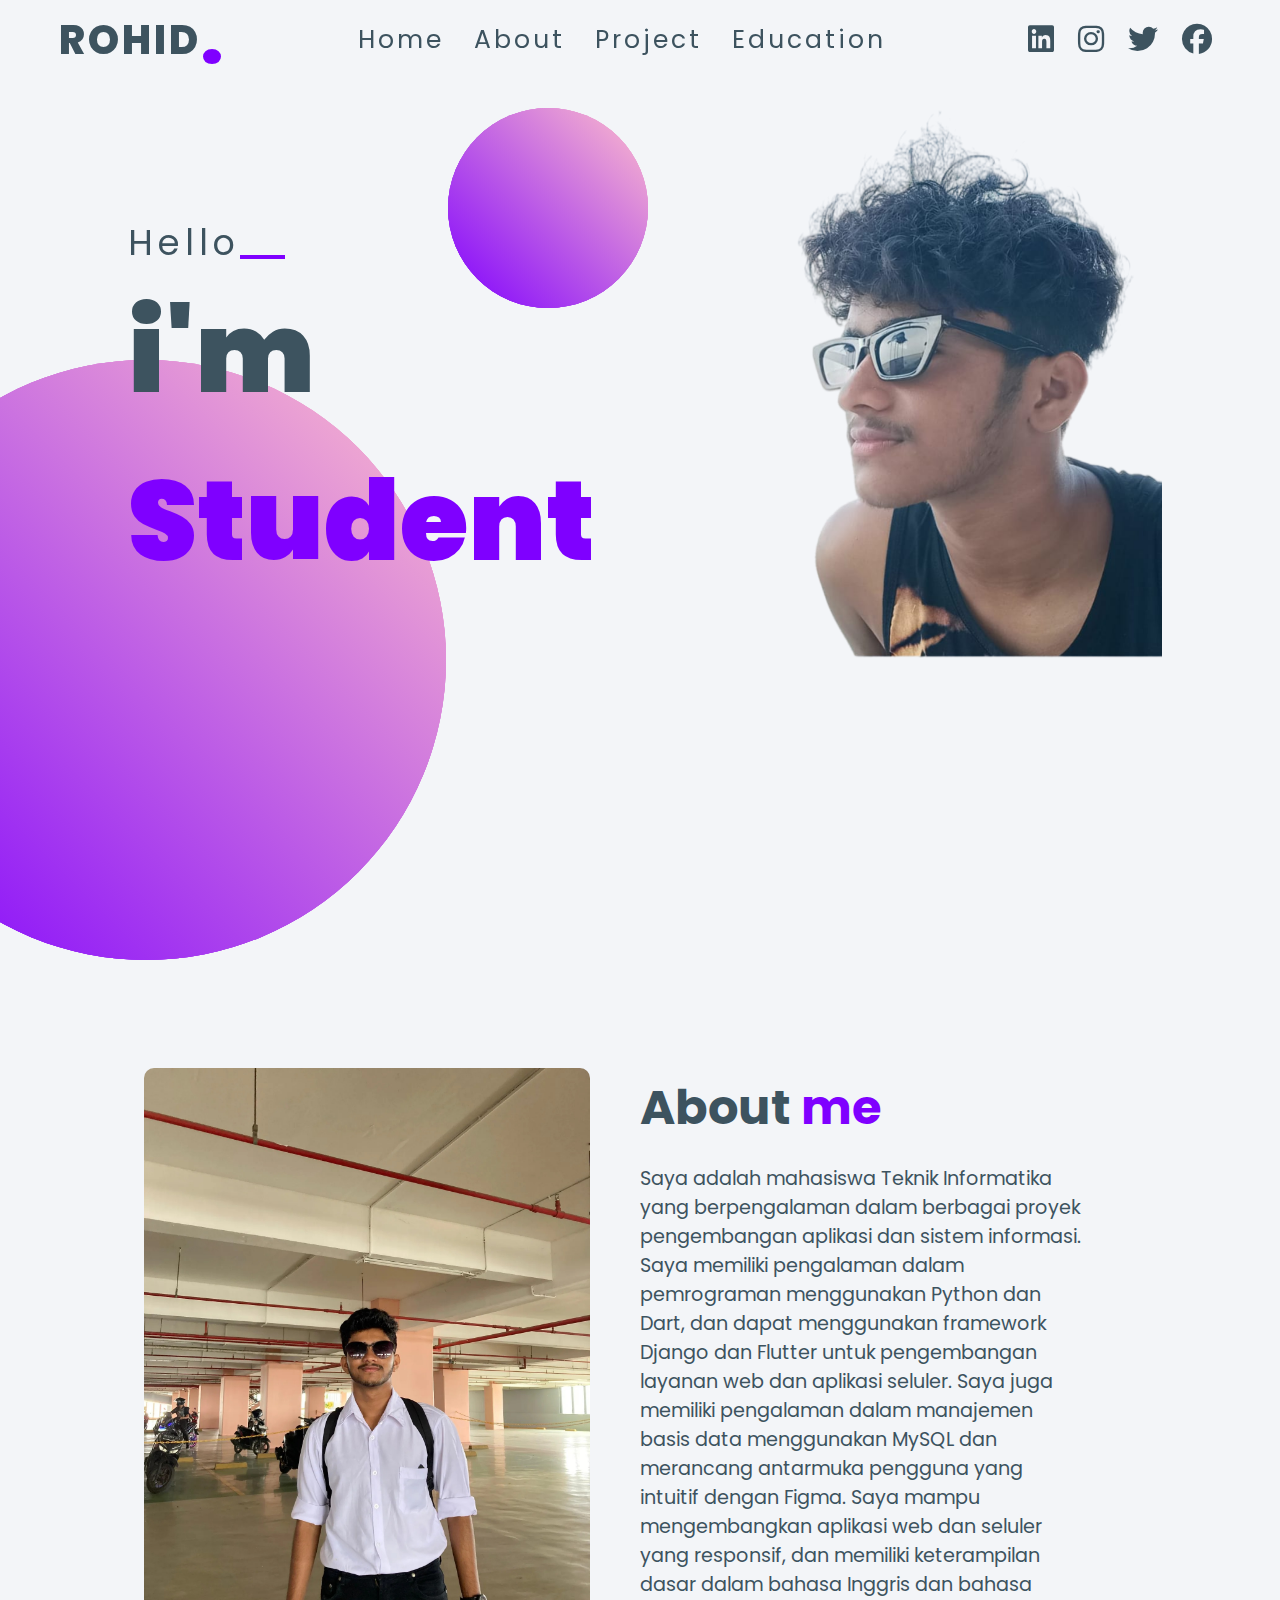
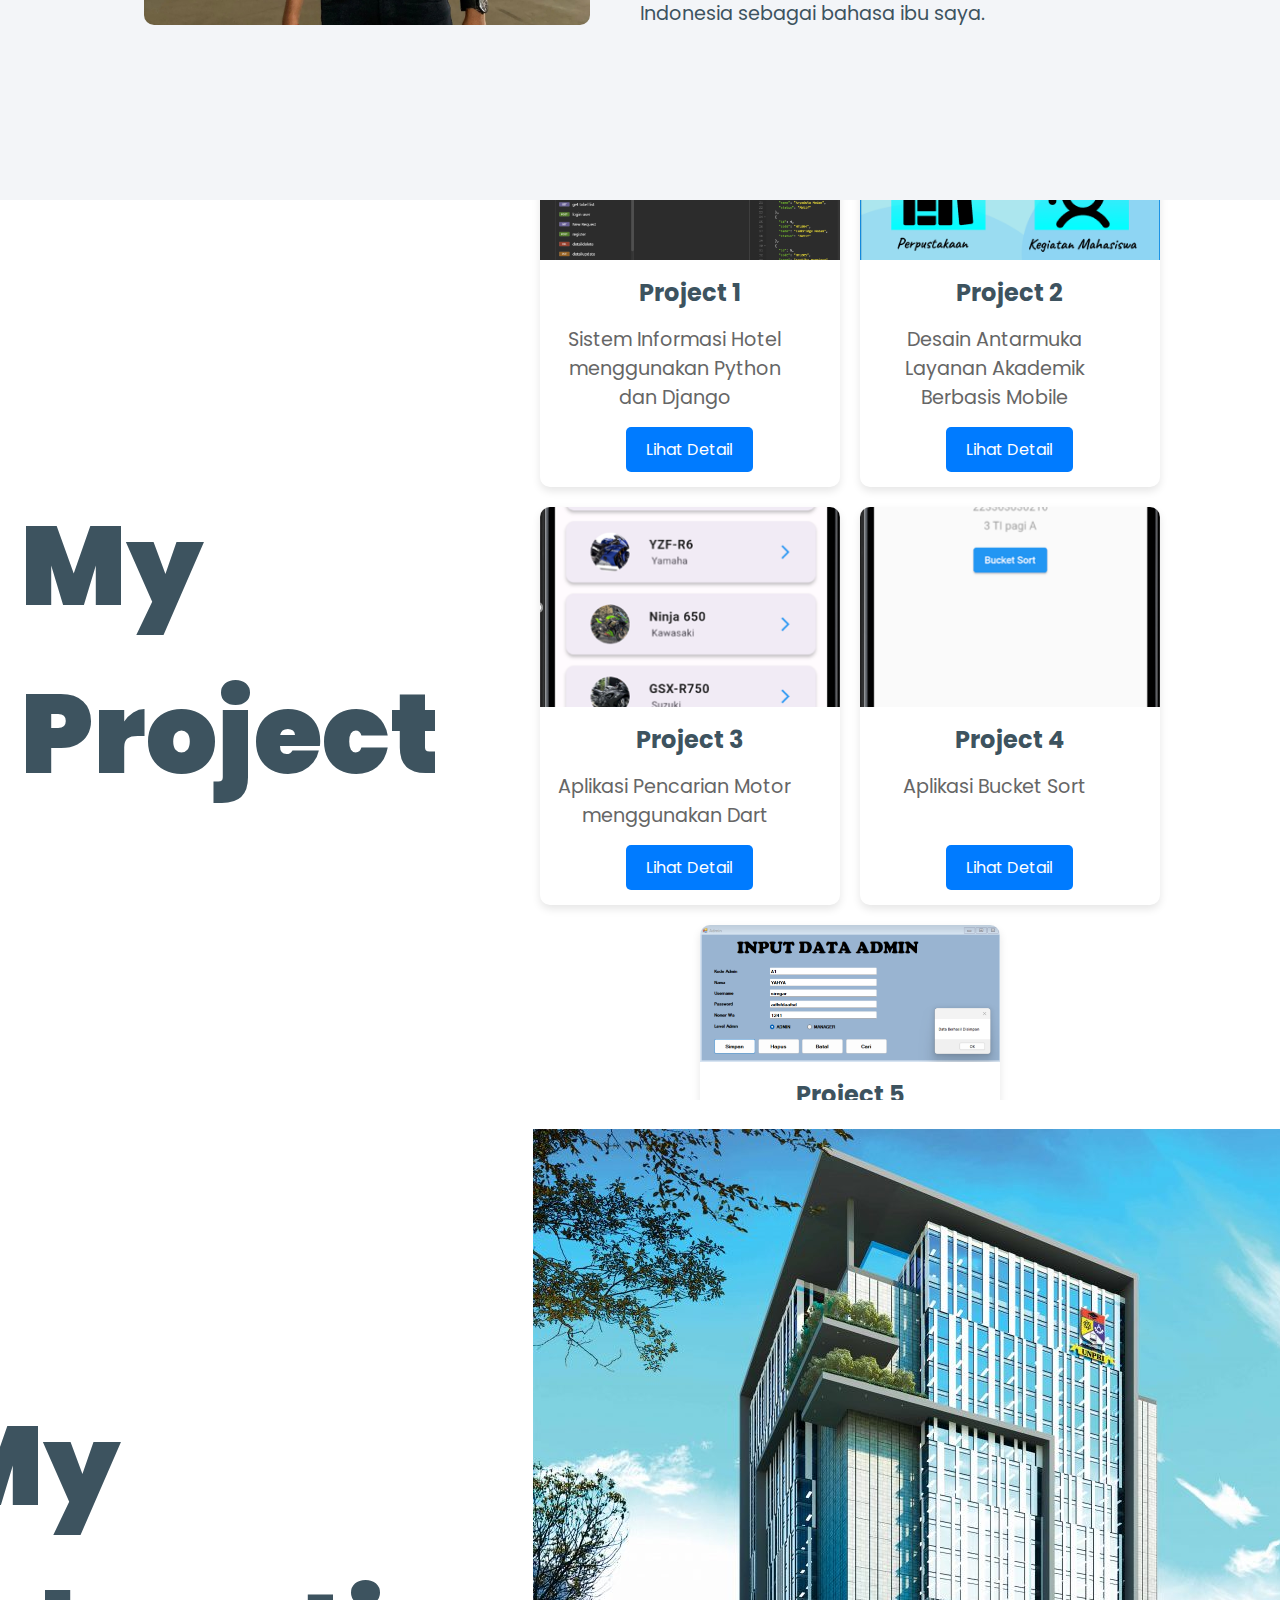
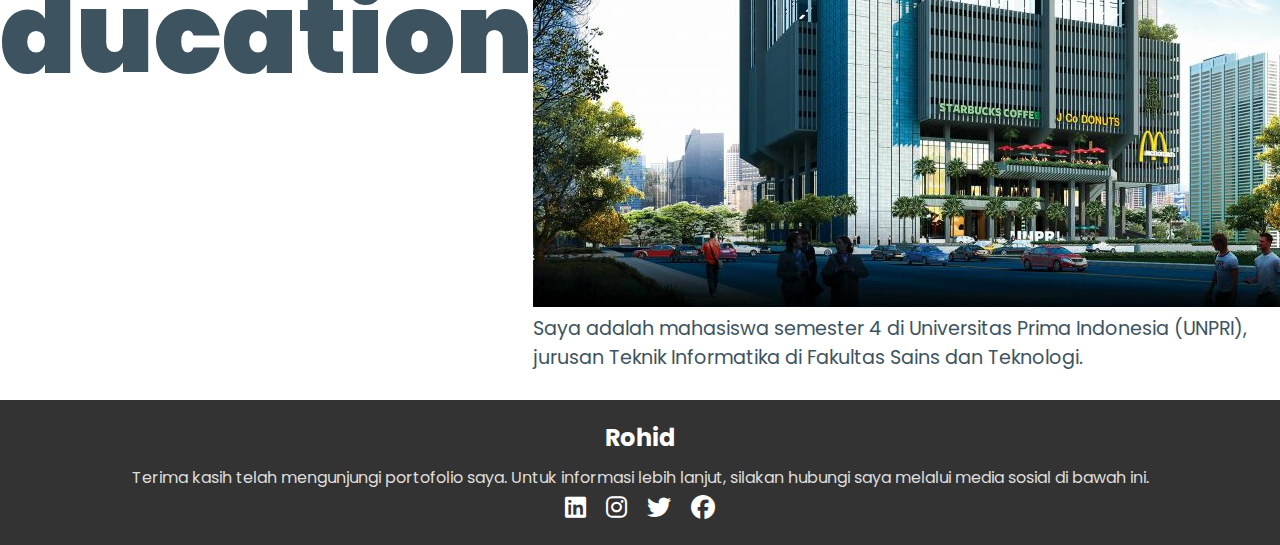
<file: index.html>
<!DOCTYPE html>
<html lang="id">
<head>
  <meta charset="UTF-8">
  <meta name="viewport" content="width=device-width, initial-scale=1.0">
  <link rel="stylesheet" href="https://cdnjs.cloudflare.com/ajax/libs/font-awesome/6.5.2/css/all.min.css">
  <link rel="stylesheet" href="style.css">
  <title>Website Portofolio Pribadi</title>
</head>
<body>
  <div class="container">
    <nav>
      <div class="logo">Rohid<b>.</b></div>
      <ul class="navItems">
        <li><a href="#home">home</a></li>
        <li><a href="#about">about</a></li>
        <li><a href="#project">project</a></li>
        <li><a href="#education">education</a></li>
      </ul>
      <div class="Links">
        <a href="https://www.linkedin.com/in/rohit-pahti-a866a5312/" target="_blank"><i class="fab fa-linkedin"></i></a>
        <a href="https://www.instagram.com/rohit_pahti07/" target="_blank"><i class="fab fa-instagram"></i></a>
        <a href="https://x.com/RPahti63775" target="_blank"><i class="fab fa-twitter"></i></a>
        <a href="https://www.facebook.com/rohit.pahti?locale=id_ID" target="_blank"><i class="fab fa-facebook"></i></a>
      </div>
    </nav>

    <div id="home" class="wrapper">
      <div class="cols cols0">
        <span class="topline">Hello</span>
        <h1>i'm <span class="multitext">Student</span></h1>
      </div>
      <div class="cols cols1">
        <div class="imgbox">
          <img src="assets/img.png" alt="Profile Image">
        </div>
      </div>
    </div>
  </div>

  <div id="about" class="wrapper section">
    <div class="about-content">
      <div class="about-img">
        <img src="assets/about-img.jpg" alt="About Image">
      </div>
      <div class="about-text">
        <h2>About <span class="aboutaja">me</span></h2>
        <p>Saya adalah mahasiswa Teknik Informatika yang berpengalaman dalam berbagai proyek pengembangan aplikasi dan sistem informasi. Saya memiliki pengalaman dalam pemrograman menggunakan Python dan Dart, dan dapat menggunakan framework Django dan Flutter untuk pengembangan layanan web dan aplikasi seluler. Saya juga memiliki pengalaman dalam manajemen basis data menggunakan MySQL dan merancang antarmuka pengguna yang intuitif dengan Figma. Saya mampu mengembangkan aplikasi web dan seluler yang responsif, dan memiliki keterampilan dasar dalam bahasa Inggris dan bahasa Indonesia sebagai bahasa ibu saya.</p>
      </div>
    </div>
  </div>

  <div id="project" class="wrapper section">
    <h1>My Project</h1>
    <div class="projects">
      <div class="project-item">
        <img src="assets/project1.png" alt="Project 1">
        <h2>Project 1</h2>
        <p>Sistem Informasi Hotel menggunakan Python dan Django</p>
        <a href="project1.html" class="btn">Lihat Detail</a>
      </div>
      <div class="project-item">
        <img src="assets/project2.png" alt="Proyek 2">
        <h2>Project 2</h2>
        <p>Desain Antarmuka Layanan Akademik Berbasis Mobile</p>
        <a href="project2.html" class="btn">Lihat Detail</a>
      </div>
      <div class="project-item">
        <img src="assets/project3.png" alt="Proyek 3">
        <h2>Project 3</h2>
        <p>Aplikasi Pencarian Motor menggunakan Dart</p>
        <a href="project3.html" class="btn">Lihat Detail</a>
      </div>
      <div class="project-item">
        <img src="assets/project4.png" alt="Proyek 4">
        <h2>Project 4</h2>
        <p>Aplikasi Bucket Sort</p>
        <a href="project4.html" class="btn">Lihat Detail</a>
      </div>
      <div class="project-item">
        <img src="assets/project5.png" alt="Proyek 5">
        <h2>Project 5</h2>
        <p>Pengembangan Sistem Point Of Sales Toko Roti</p>
        <a href="project5.html" class="btn">Lihat Detail</a>
      </div>
      <!-- Tambahkan lebih banyak proyek sesuai kebutuhan -->
    </div>
  </div>

  <div id="education" class="wrapper section">
    <h1>My Education</h1>
    <div class="education-content">
      <div class="education-img">
        <img src="education/unpri.jpg" alt="Education Image">
      </div>
      <div class="education-text">
        <p>Saya adalah mahasiswa semester 4 di Universitas Prima Indonesia (UNPRI), jurusan Teknik Informatika di Fakultas Sains dan Teknologi.
        </p>
      </div>
    </div>
  </div>

  <footer class="footer">
    <div class="footer-container">
      <div class="footer-content">
        <h3>Rohid</h3>
        <p>Terima kasih telah mengunjungi portofolio saya. Untuk informasi lebih lanjut, silakan hubungi saya melalui media sosial di bawah ini.</p>
        <div class="footer-links">
          <a href="https://www.linkedin.com/in/rohit-pahti-a866a5312/" target="_blank"><i class="fab fa-linkedin"></i></a>
          <a href="https://www.instagram.com/rohit_pahti07/" target="_blank"><i class="fab fa-instagram"></i></a>
          <a href="https://x.com/RPahti63775" target="_blank"><i class="fab fa-twitter"></i></a>
          <a href="https://www.facebook.com/rohit.pahti?locale=id_ID" target="_blank"><i class="fab fa-facebook"></i></a>
        </div>
      </div>
    </div>
  </footer>
  
  <script>
    window.addEventListener('scroll', function() {
      const nav = document.querySelector('nav');
      if (window.scrollY > 0) {
        nav.classList.add('scrolled');
      } else {
        nav.classList.remove('scrolled');
      }
    });
  </script>
</body>
</html>
</file>
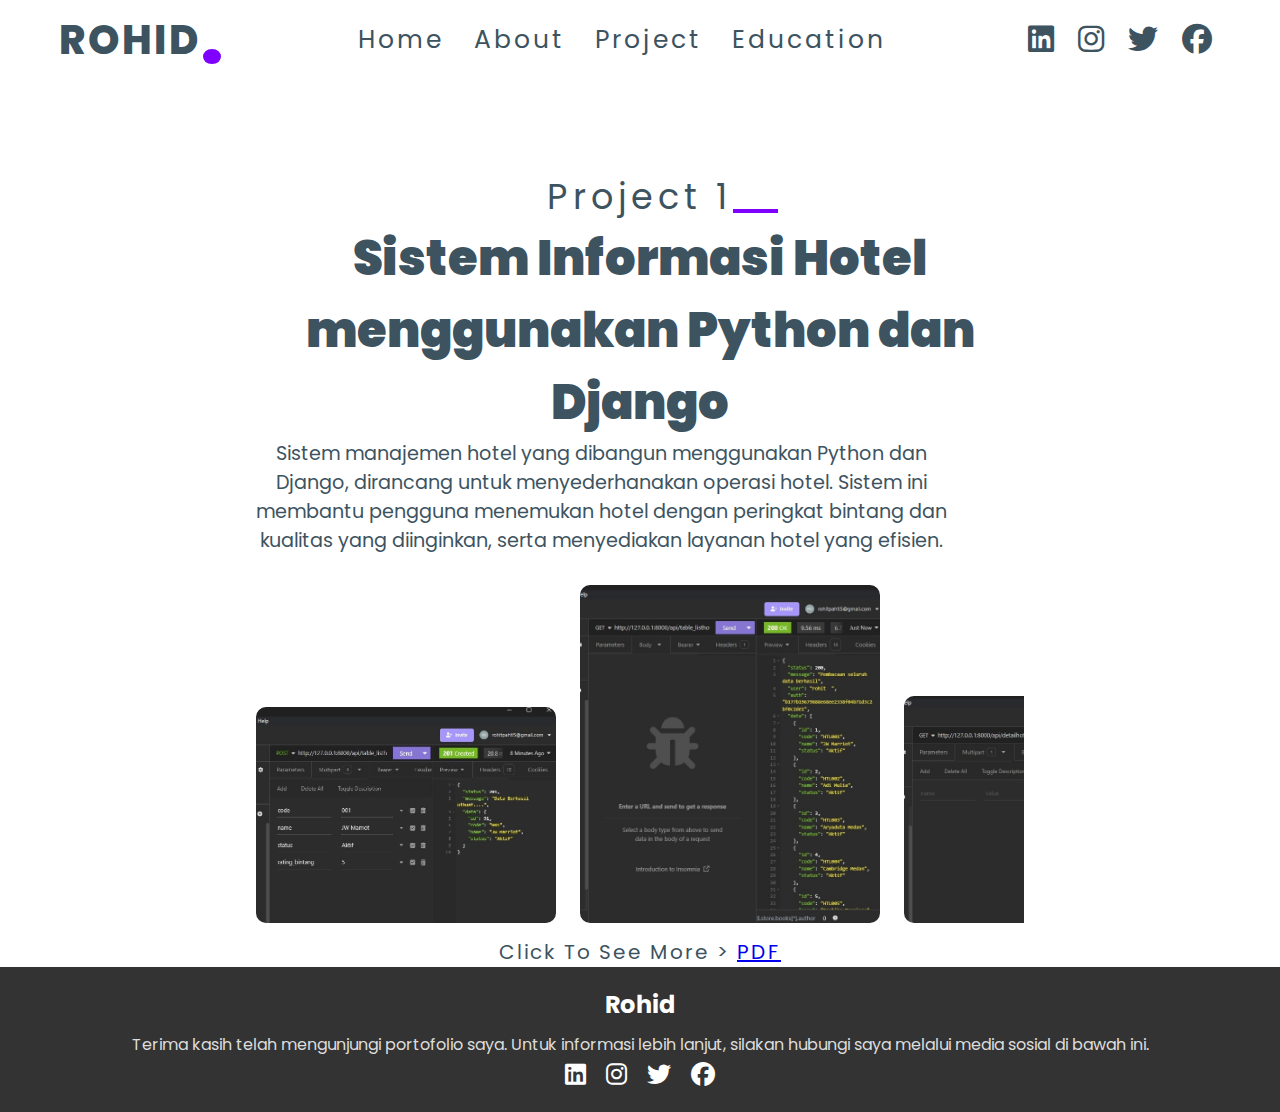
<file: project1.html>
<!DOCTYPE html>
<html lang="en">
<head>
  <meta charset="UTF-8">
  <meta name="viewport" content="width=device-width, initial-scale=1.0">
  <link rel="stylesheet" href="https://cdnjs.cloudflare.com/ajax/libs/font-awesome/6.5.2/css/all.min.css">
  <link rel="stylesheet" href="project.css">
  <title>Project Detail 1</title>
</head>
<body>
  <div class="container">
    <nav>
      <div class="logo">Rohid<b>.</b></div>
      <ul class="navItems">
        <li><a href="index.html#home">Home</a></li>
        <li><a href="index.html#about">About</a></li>
        <li><a href="index.html#project">Project</a></li>
        <li><a href="index.html#education">Education</a></li>
      </ul>
      <div class="Links">
        <a href="https://www.linkedin.com/in/rohit-pahti-a866a5312/" target="_blank"><i class="fab fa-linkedin"></i></a>
        <a href="https://www.instagram.com/rohit_pahti07/" target="_blank"><i class="fab fa-instagram"></i></a>
        <a href="https://x.com/RPahti63775" target="_blank"><i class="fab fa-twitter"></i></a>
        <a href="https://www.facebook.com/rohit.pahti?locale=id_ID" target="_blank"><i class="fab fa-facebook"></i></a>
      </div>
    </nav>
  </div>
    <div class="wrapper">
      <div class="cols0">
        <span class="topline">Project 1</span>
        <h1>Sistem Informasi Hotel menggunakan Python dan Django</h1>
        <p>Sistem manajemen hotel yang dibangun menggunakan Python dan Django, dirancang untuk menyederhanakan operasi hotel.
           Sistem ini membantu pengguna menemukan hotel dengan peringkat bintang dan kualitas yang diinginkan, serta menyediakan layanan hotel yang efisien.</p>
        <div class="project-details">
          <img src="assets/pg1.jpg" alt="Project 1 Image">
          <img src="assets/pg2.jpg" alt="Project 2 Image">
          <img src="assets/pg3.jpg" alt="Project 3 Image">
          <img src="assets/pg4.jpg" alt="Project 4 Image">
          <img src="assets/pg5.jpg" alt="Project 5 Image">
          <img src="assets/pg6.jpg" alt="Project 6 Image">
        </div>
        <p class="pdf">Click To See More > <a href="project/Projectppmp.pdf" target="_blank"><span>PDF</span></a></p>
      </div>
    </div>
  </div>
</div>

<footer class="footer">
  <div class="footer-container">
    <div class="footer-content">
      <h3>Rohid</h3>
      <p>Terima kasih telah mengunjungi portofolio saya. Untuk informasi lebih lanjut, silakan hubungi saya melalui media sosial di bawah ini.</p>
      <div class="footer-links">
        <a href="https://www.linkedin.com/in/rohit-pahti-a866a5312/" target="_blank"><i class="fab fa-linkedin"></i></a>
        <a href="https://www.instagram.com/rohit_pahti07/" target="_blank"><i class="fab fa-instagram"></i></a>
        <a href="https://x.com/RPahti63775" target="_blank"><i class="fab fa-twitter"></i></a>
        <a href="https://www.facebook.com/rohit.pahti?locale=id_ID" target="_blank"><i class="fab fa-facebook"></i></a>
      </div>
    </div>
  </div>
</footer>
</body>
</html>
</file>
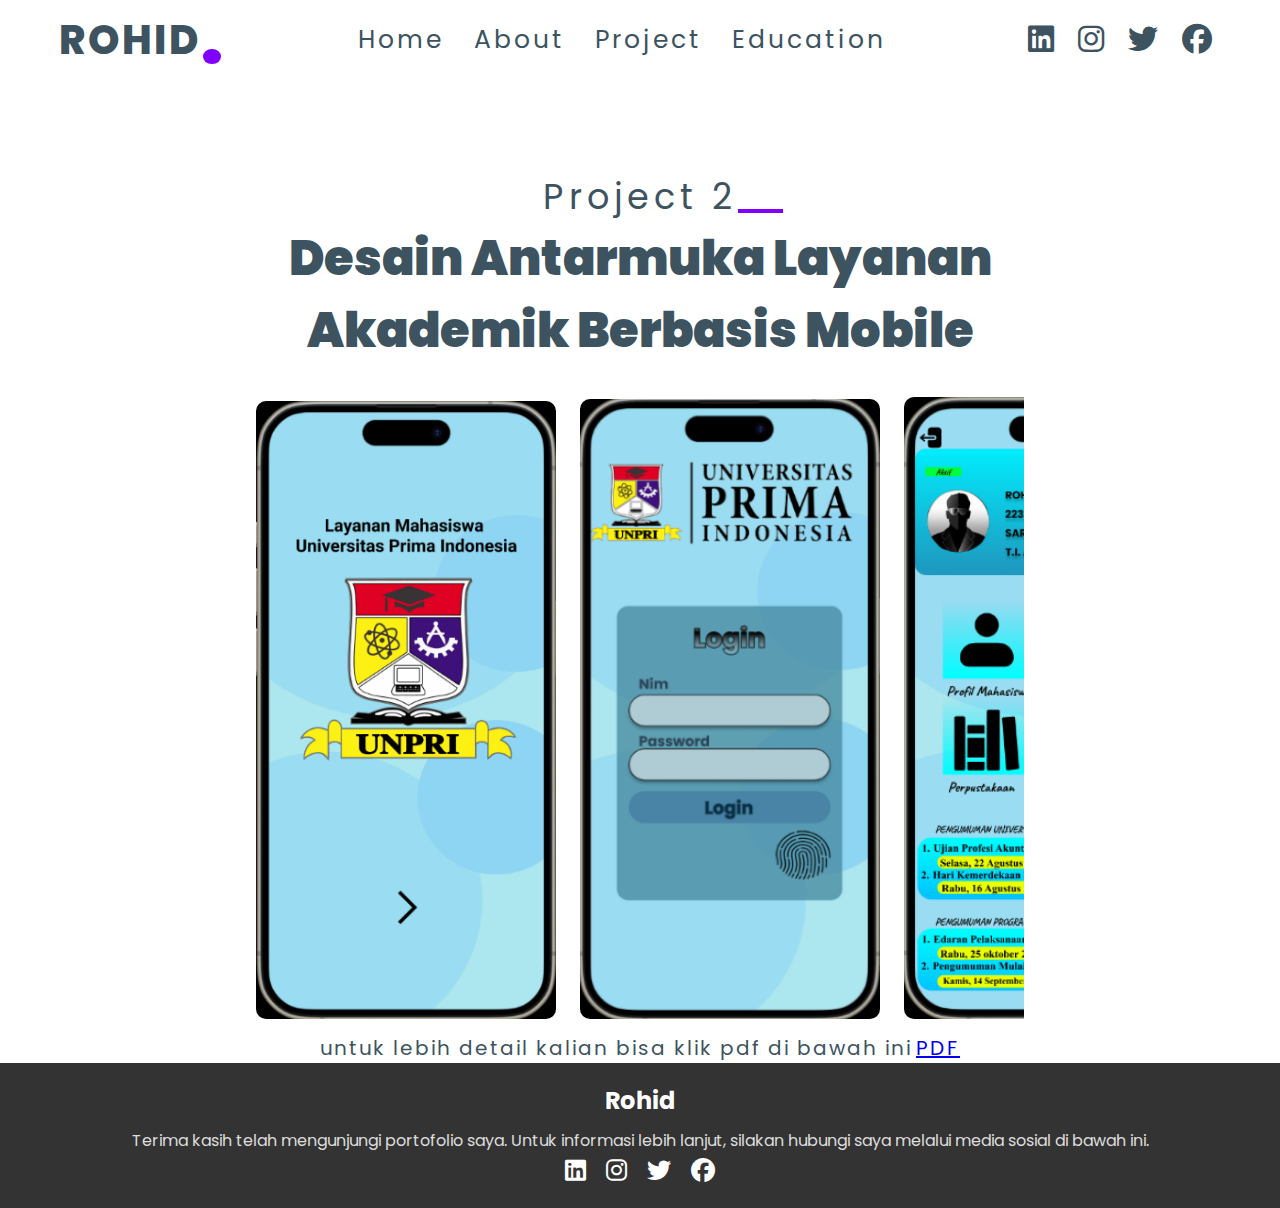
<file: project2.html>
<!DOCTYPE html>
<html lang="en">
<head>
  <meta charset="UTF-8">
  <meta name="viewport" content="width=device-width, initial-scale=1.0">
  <link rel="stylesheet" href="https://cdnjs.cloudflare.com/ajax/libs/font-awesome/6.5.2/css/all.min.css">
  <link rel="stylesheet" href="project.css">
  <title>Project Detail 1</title>
</head>
<body>
  <div class="container">
    <nav>
      <div class="logo">Rohid<b>.</b></div>
      <ul class="navItems">
        <li><a href="index.html#home">Home</a></li>
        <li><a href="index.html#about">About</a></li>
        <li><a href="index.html#project">Project</a></li>
        <li><a href="index.html#education">Education</a></li>
      </ul>
      <div class="Links">
        <a href="https://www.linkedin.com/in/rohit-pahti-a866a5312/" target="_blank"><i class="fab fa-linkedin"></i></a>
        <a href="https://www.instagram.com/rohit_pahti07/" target="_blank"><i class="fab fa-instagram"></i></a>
        <a href="https://x.com/RPahti63775" target="_blank"><i class="fab fa-twitter"></i></a>
        <a href="https://www.facebook.com/rohit.pahti?locale=id_ID" target="_blank"><i class="fab fa-facebook"></i></a>
      </div>
    </nav>
  </div>
    <div class="wrapper">
      <div class="cols0">
        <span class="topline">Project 2</span>
        <h1>Desain Antarmuka Layanan Akademik Berbasis Mobile</h1>
        <p></p>
        <div class="project-details">
          <img src="interface/p1.png" alt="Project 1 Image">
          <img src="interface/p2.png" alt="Project 2 Image">
          <img src="interface/p3.png" alt="Project 3 Image">
          <img src="interface/p4.png" alt="Project 4 Image">
          <img src="interface/p5.png" alt="Project 5 Image">
        </div>
        <p class="pdf">untuk lebih detail kalian bisa klik pdf di bawah ini</p>
        <p class="pdf"> <a href="project/Projectimk.pdf" target="_blank"><span>PDF</span></a></p>
      </div>
    </div>
  </div>
</div>
<footer class="footer">
  <div class="footer-container">
    <div class="footer-content">
      <h3>Rohid</h3>
      <p>Terima kasih telah mengunjungi portofolio saya. Untuk informasi lebih lanjut, silakan hubungi saya melalui media sosial di bawah ini.</p>
      <div class="footer-links">
        <a href="https://www.linkedin.com/in/rohit-pahti-a866a5312/" target="_blank"><i class="fab fa-linkedin"></i></a>
        <a href="https://www.instagram.com/rohit_pahti07/" target="_blank"><i class="fab fa-instagram"></i></a>
        <a href="https://x.com/RPahti63775" target="_blank"><i class="fab fa-twitter"></i></a>
        <a href="https://www.facebook.com/rohit.pahti?locale=id_ID" target="_blank"><i class="fab fa-facebook"></i></a>
      </div>
    </div>
  </div>
</footer>
</body>
</html>
</file>
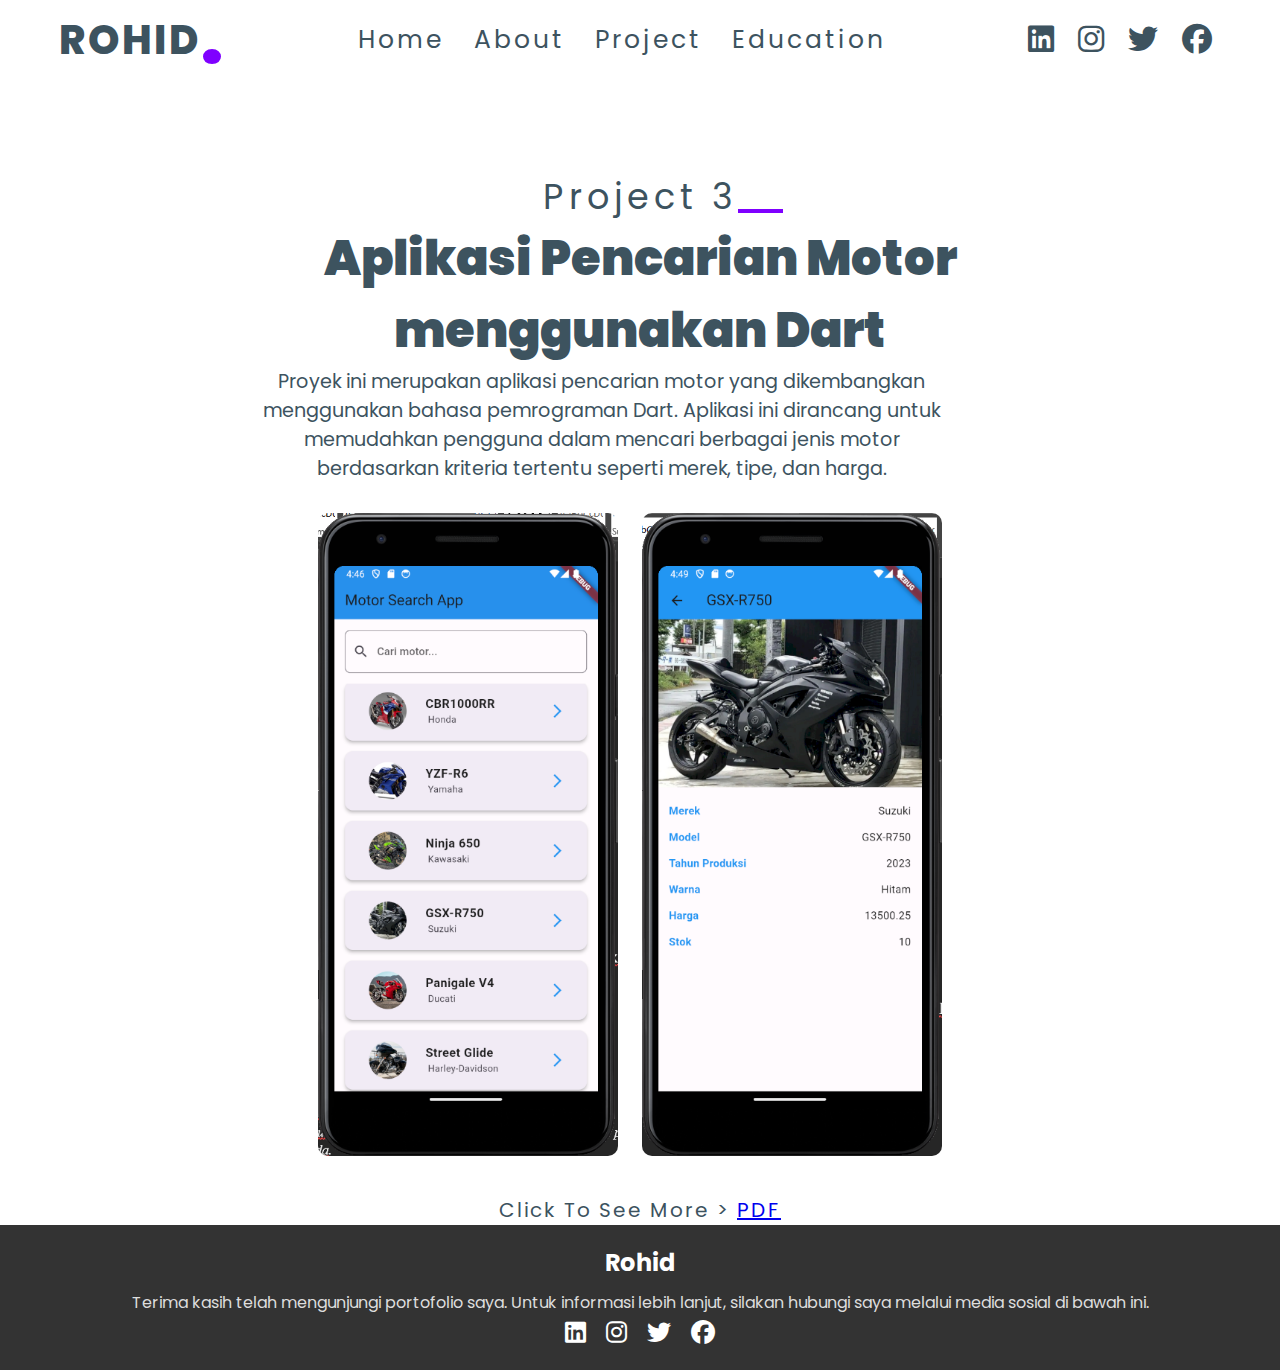
<file: project3.html>
<!DOCTYPE html>
<html lang="en">
<head>
  <meta charset="UTF-8">
  <meta name="viewport" content="width=device-width, initial-scale=1.0">
  <link rel="stylesheet" href="https://cdnjs.cloudflare.com/ajax/libs/font-awesome/6.5.2/css/all.min.css">
  <link rel="stylesheet" href="project.css">
  <title>Project Detail 1</title>
</head>
<body>
  <div class="container">
    <nav>
      <div class="logo">Rohid<b>.</b></div>
      <ul class="navItems">
        <li><a href="index.html#home">Home</a></li>
        <li><a href="index.html#about">About</a></li>
        <li><a href="index.html#project">Project</a></li>
        <li><a href="index.html#education">Education</a></li>
      </ul>
      <div class="Links">
        <a href="https://www.linkedin.com/in/rohit-pahti-a866a5312/" target="_blank"><i class="fab fa-linkedin"></i></a>
        <a href="https://www.instagram.com/rohit_pahti07/" target="_blank"><i class="fab fa-instagram"></i></a>
        <a href="https://x.com/RPahti63775" target="_blank"><i class="fab fa-twitter"></i></a>
        <a href="https://www.facebook.com/rohit.pahti?locale=id_ID" target="_blank"><i class="fab fa-facebook"></i></a>
      </div>
    </nav>
  </div>
    <div class="wrapper">
      <div class="cols0">
        <span class="topline">Project 3</span>
        <h1>Aplikasi Pencarian Motor menggunakan Dart</h1>
        <p>Proyek ini merupakan aplikasi pencarian motor yang dikembangkan menggunakan bahasa pemrograman Dart.
           Aplikasi ini dirancang untuk memudahkan pengguna dalam mencari berbagai jenis motor berdasarkan kriteria tertentu seperti merek, tipe, dan harga.</p>
        <div class="project-details">
          <img src="project3/p1.png" alt="Project 1 Image">
          <img src="project3/p2.png" alt="Project 2 Image">
        </div>
        <br>
        <br>
        <p class="pdf">Click To See More > <a href="project/Projectpm.pdf" target="_blank"><span>PDF</span></a></p>
      </div>
    </div>
  </div>
</div>
<footer class="footer">
  <div class="footer-container">
    <div class="footer-content">
      <h3>Rohid</h3>
      <p>Terima kasih telah mengunjungi portofolio saya. Untuk informasi lebih lanjut, silakan hubungi saya melalui media sosial di bawah ini.</p>
      <div class="footer-links">
        <a href="https://www.linkedin.com/in/rohit-pahti-a866a5312/" target="_blank"><i class="fab fa-linkedin"></i></a>
        <a href="https://www.instagram.com/rohit_pahti07/" target="_blank"><i class="fab fa-instagram"></i></a>
        <a href="https://x.com/RPahti63775" target="_blank"><i class="fab fa-twitter"></i></a>
        <a href="https://www.facebook.com/rohit.pahti?locale=id_ID" target="_blank"><i class="fab fa-facebook"></i></a>
      </div>
    </div>
  </div>
</footer>
</body>
</html>
</file>
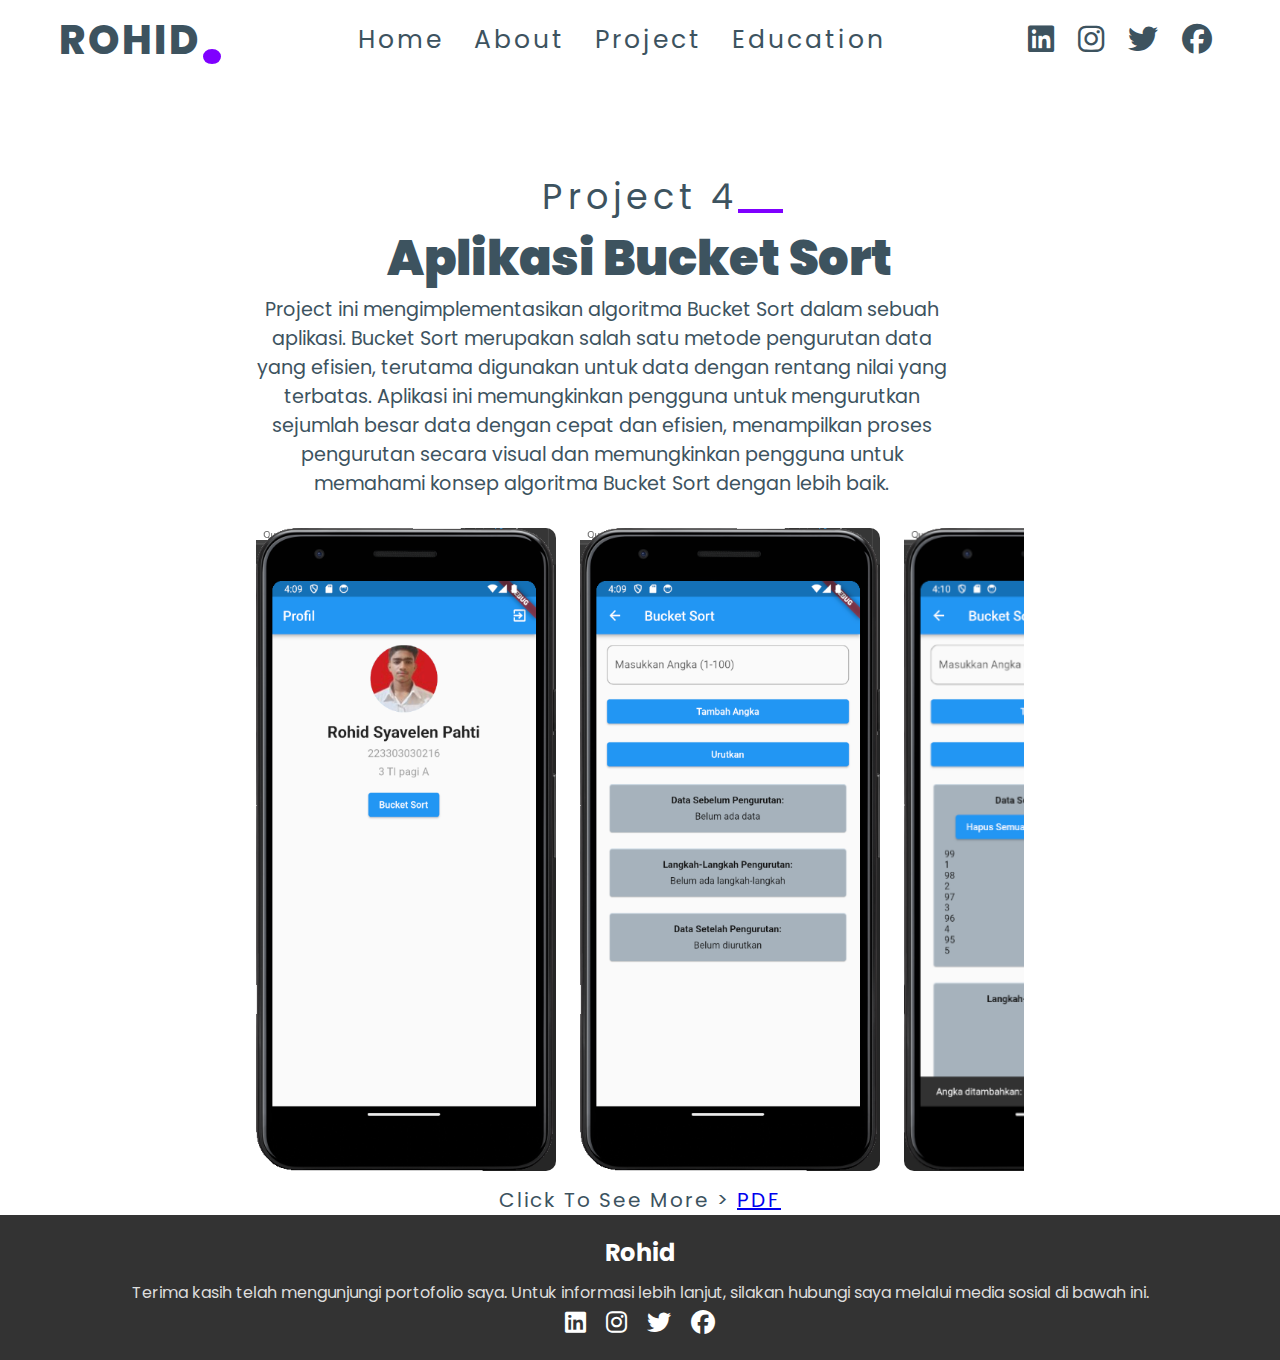
<file: project4.html>
<!DOCTYPE html>
<html lang="en">
<head>
  <meta charset="UTF-8">
  <meta name="viewport" content="width=device-width, initial-scale=1.0">
  <link rel="stylesheet" href="https://cdnjs.cloudflare.com/ajax/libs/font-awesome/6.5.2/css/all.min.css">
  <link rel="stylesheet" href="project.css">
  <title>Project Detail 1</title>
</head>
<body>
  <div class="container">
    <nav>
      <div class="logo">Rohid<b>.</b></div>
      <ul class="navItems">
        <li><a href="index.html#home">Home</a></li>
        <li><a href="index.html#about">About</a></li>
        <li><a href="index.html#project">Project</a></li>
        <li><a href="index.html#education">Education</a></li>
      </ul>
      <div class="Links">
        <a href="https://www.linkedin.com/in/rohit-pahti-a866a5312/" target="_blank"><i class="fab fa-linkedin"></i></a>
        <a href="https://www.instagram.com/rohit_pahti07/" target="_blank"><i class="fab fa-instagram"></i></a>
        <a href="https://x.com/RPahti63775" target="_blank"><i class="fab fa-twitter"></i></a>
        <a href="https://www.facebook.com/rohit.pahti?locale=id_ID" target="_blank"><i class="fab fa-facebook"></i></a>
      </div>
    </nav>
  </div>
    <div class="wrapper">
      <div class="cols0">
        <span class="topline">Project 4</span>
        <h1>Aplikasi Bucket Sort</h1>
        <p>Project ini mengimplementasikan algoritma Bucket Sort dalam sebuah aplikasi.
           Bucket Sort merupakan salah satu metode pengurutan data yang efisien, terutama digunakan untuk data dengan rentang nilai yang terbatas.
            Aplikasi ini memungkinkan pengguna untuk mengurutkan sejumlah besar data dengan cepat dan efisien,
             menampilkan proses pengurutan secara visual dan memungkinkan pengguna untuk memahami konsep algoritma Bucket Sort dengan lebih baik.</p>
        <div class="project-details">
          <img src="project4/p1.png" alt="Project 1 Image">
          <img src="project4/p2.png" alt="Project 2 Image">
          <img src="project4/p3.png" alt="Project 3 Image">
          <img src="project4/p4.png" alt="Project 4 Image">
        </div>
        <p class="pdf">Click To See More > <a href="project/Projectutspm.pdf" target="_blank"><span>PDF</span></a></p>
      </div>
    </div>
  </div>
</div>
<footer class="footer">
  <div class="footer-container">
    <div class="footer-content">
      <h3>Rohid</h3>
      <p>Terima kasih telah mengunjungi portofolio saya. Untuk informasi lebih lanjut, silakan hubungi saya melalui media sosial di bawah ini.</p>
      <div class="footer-links">
        <a href="https://www.linkedin.com/in/rohit-pahti-a866a5312/" target="_blank"><i class="fab fa-linkedin"></i></a>
        <a href="https://www.instagram.com/rohit_pahti07/" target="_blank"><i class="fab fa-instagram"></i></a>
        <a href="https://x.com/RPahti63775" target="_blank"><i class="fab fa-twitter"></i></a>
        <a href="https://www.facebook.com/rohit.pahti?locale=id_ID" target="_blank"><i class="fab fa-facebook"></i></a>
      </div>
    </div>
  </div>
</footer>
</body>
</html>
</file>
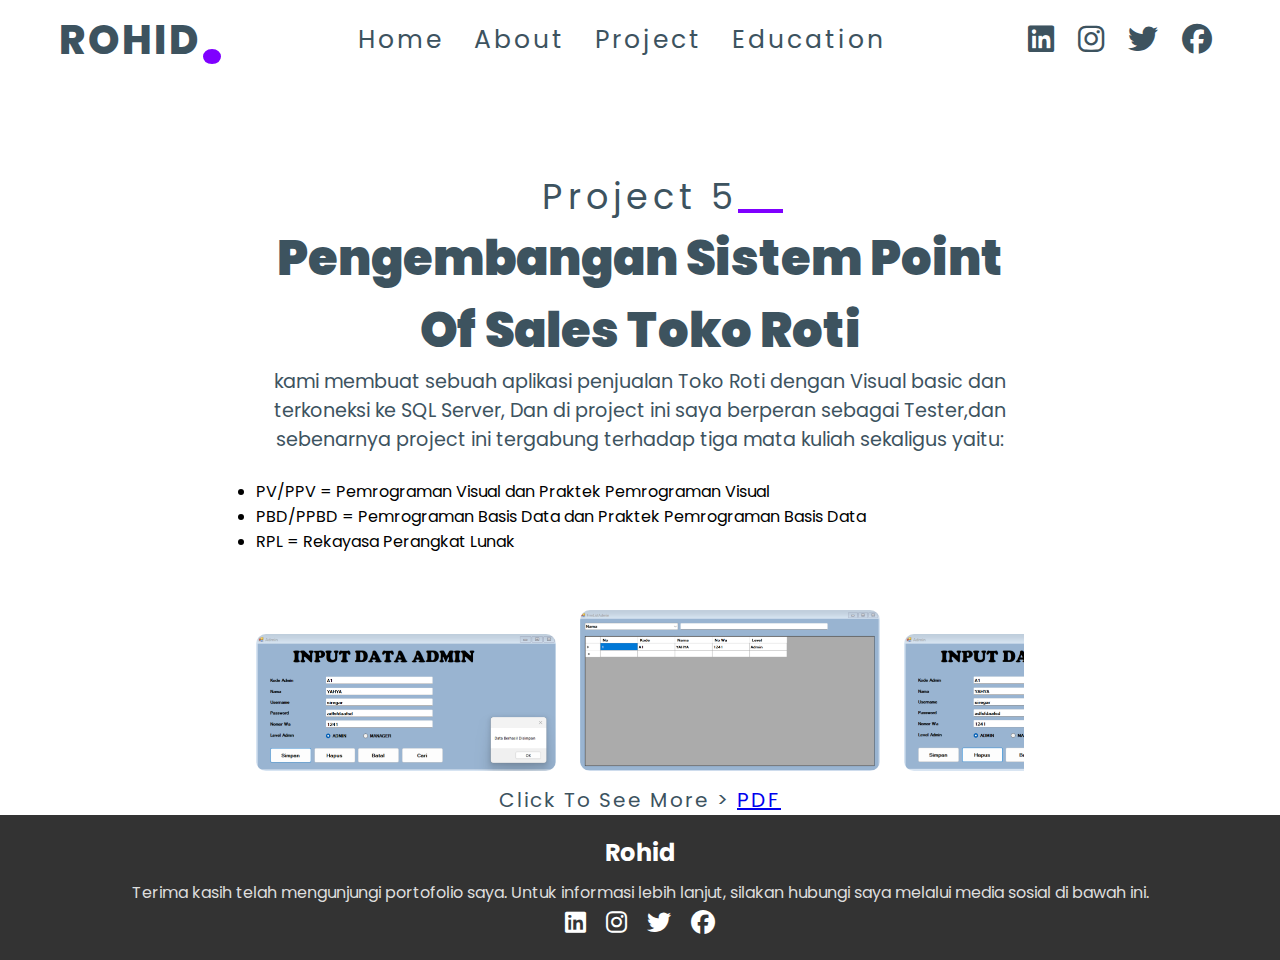
<file: project5.html>
<!DOCTYPE html>
<html lang="en">
<head>
  <meta charset="UTF-8">
  <meta name="viewport" content="width=device-width, initial-scale=1.0">
  <link rel="stylesheet" href="https://cdnjs.cloudflare.com/ajax/libs/font-awesome/6.5.2/css/all.min.css">
  <link rel="stylesheet" href="project.css">
  <title>Project Detail 1</title>
</head>
<body>
  <div class="container">
    <nav>
      <div class="logo">Rohid<b>.</b></div>
      <ul class="navItems">
        <li><a href="index.html#home">Home</a></li>
        <li><a href="index.html#about">About</a></li>
        <li><a href="index.html#project">Project</a></li>
        <li><a href="index.html#education">Education</a></li>
      </ul>
      <div class="Links">
        <a href="https://www.linkedin.com/in/rohit-pahti-a866a5312/" target="_blank"><i class="fab fa-linkedin"></i></a>
        <a href="https://www.instagram.com/rohit_pahti07/" target="_blank"><i class="fab fa-instagram"></i></a>
        <a href="https://x.com/RPahti63775" target="_blank"><i class="fab fa-twitter"></i></a>
        <a href="https://www.facebook.com/rohit.pahti?locale=id_ID" target="_blank"><i class="fab fa-facebook"></i></a>
      </div>
    </nav>
  </div>
    <div class="wrapper">
      <div class="cols0">
        <span class="topline">Project 5</span>
        <h1>Pengembangan Sistem Point Of Sales Toko Roti</h1>
        <p class="project5">kami membuat sebuah aplikasi penjualan Toko Roti dengan Visual basic dan terkoneksi ke SQL Server, Dan di project ini saya berperan sebagai Tester,dan sebenarnya project ini tergabung terhadap tiga mata kuliah sekaligus yaitu:
          <ul class="p5">
            <br>
            <li>PV/PPV = Pemrograman Visual dan Praktek Pemrograman Visual</li>
            <li>PBD/PPBD = Pemrograman Basis Data dan Praktek Pemrograman Basis Data</li>
            <li>RPL = Rekayasa Perangkat Lunak</li>
          </ul>
          <br>
        </p>
        <div class="project-details">
          <img src="project5/p1.png" alt="Project 1 Image">
          <img src="project5/p2.png" alt="Project 2 Image">
          <img src="project5/p3.png" alt="Project 3 Image">
          <img src="project5/p4.png" alt="Project 4 Image">
          <img src="project5/p5.png" alt="Project 5 Image">
          <img src="project5/p6.png" alt="Project 6 Image">
        </div>
        <p class="pdf">Click To See More > <a href="project/Projectrpl.pdf" target="_blank"><span>PDF</span></a></p>
      </div>
    </div>
  </div>
</div>
<footer class="footer">
  <div class="footer-container">
    <div class="footer-content">
      <h3>Rohid</h3>
      <p>Terima kasih telah mengunjungi portofolio saya. Untuk informasi lebih lanjut, silakan hubungi saya melalui media sosial di bawah ini.</p>
      <div class="footer-links">
        <a href="https://www.linkedin.com/in/rohit-pahti-a866a5312/" target="_blank"><i class="fab fa-linkedin"></i></a>
        <a href="https://www.instagram.com/rohit_pahti07/" target="_blank"><i class="fab fa-instagram"></i></a>
        <a href="https://x.com/RPahti63775" target="_blank"><i class="fab fa-twitter"></i></a>
        <a href="https://www.facebook.com/rohit.pahti?locale=id_ID" target="_blank"><i class="fab fa-facebook"></i></a>
      </div>
    </div>
  </div>
</footer>
</body>
</html>
</file>
<file: style.css>
@import url('https://fonts.googleapis.com/css2?family=Poppins:wght@400;600;900&display=swap');

*{
    margin: 0;
    padding: 0;
    box-sizing: border-box;
    font-family: 'poppins',sans-serif;
}
body{
    overflow-y: scroll;
}
.container{
    width: 100%;
    min-height: 100vh;
    background-color: #f3f5f8;
}
nav{
    display: flex;
    width: 100%;
    justify-content: space-around;
    height: 80px;
    line-height: 80px;
    z-index: 111;
}
.logo{
    display: flex;
    font-size: 40px;
    font-weight: 800;
    color: #3d535f;
    letter-spacing: 3px;
    cursor: pointer;
    text-transform: uppercase;
}
b{
    font-size: 70px;
    color: #7f00ff;
}
.navItems{
    display: flex;
}
.navItems li{
    list-style: none;
    margin: 0  15px;
}
.navItems li a{
    font-size: 25px;
    color: #3d535f;
    letter-spacing: 3px;
    text-decoration: none;
    text-transform: capitalize;
}
.navItems li:hover a,
.Links a:hover{
    color: #7f00ff;
}
.Links a{
    font-size: 30px;
    color: #3d535f;
    margin: 25px 10px;
}
.wrapper{
    display: flex;
    width: 100%;
    height: calc(100vh - 80px);
    justify-content: center;
    align-items: center;
    padding: 0 10%;
    overflow: hidden;
}
.wrapper::before{
    position: absolute;
    content: '';
    height: 600px;
    width: 600px;
    border-radius: 50%;
    left: -12%;
    top: 40%;
    background: linear-gradient(45deg,#7f00ff,pink);
    animation: object1 6s linear infinite;
}
.wrapper::after{
    position: absolute;
    content: '';
    height: 200px;
    width: 200px;
    border-radius: 50%;
    left: 35%;
    top: 12%;
    background: linear-gradient(45deg,#7f00ff,pink);
    animation: object2 6s linear infinite;
}
@keyframes object1{
    50%{
        left: -13%;
        top: 41%;
    }
}
@keyframes object2{
    50%{
        left: 35%;
        top: 10%;
    }
}
.cols{
    width: 50%;
} 
.cols0{
    width: 60%;
    z-index: 5;
}
.topline{
    display: block;
    position: relative;
    font-size: 35px;
    letter-spacing: 5px;
    color: #3d535f;
}
.topline::after{
    position: absolute;
    content: '';
    height: 4px;
    width: 45px;
    bottom: 10px;
    background-color: #7f00ff;
}
h1{
    display: block;
    font-size: 7em;
    font-weight: 900;
    color: #3d535f;
}
.multitext{
    color: #7f00ff;
    text-transform: capitalize;
}
p{
    display: block;
    width: 90%;
    font-size: 1.2em;
    color: #3d535f;
}
.imgbox{
     position: relative;
     width: 100%;
     height: 100%;
}
.imgbox img{
    position: relative;
    height: 100%;
    width: calc(130% - 80px);
    top: -100px;
    right: 50px;
    transform: rotateY(180deg);
    animation: animateUser 4s linear infinite;
}
@keyframes animateUser{
    50%{
        right: 30px;
        top: -90px;
    }
}
.imgbox #splash{
    position: absolute;
    top: 50%;
    left: 50%;
    transform: translate(-50%, -50%) rotate(-35deg);
    width: 160%;
    filter: saturate(200%);
    animation: animate 4s linear infinite;
}
@keyframes animate{
    50%{
        top: 49%;
        left: 51%;
        width: 155%;
    }
}

.section{
    padding: 80px 20px;
    min-height: 100vh;
}

#home{
    background-color: #f3f5f8;
}

#about{
    background-color: #f3f5f8;
}

#skills{
    background-color: #f3f5f8;
}

#blog{
    background-color: #f3f5f8;
}

.about-content {
    display: flex;
    flex-direction: row;
    align-items: center;
    justify-content: space-between;
    width: 80%;
}

.about-img {
    width: 45%;
}

.about-img img {
    width: 100%;
    border-radius: 10px;
}

.about-text {
    width: 50%;
}

.about-text h2 {
    font-size: 3em;
    color: #3d535f;
    margin-bottom: 20px;
}

.about-text p {
    font-size: 1.2em;
    color: #3d535f;
}

nav {
    position: fixed;
    top: 0;
    width: 100%;
    background-color: transparent; /* Latar belakang transparan */
    transition: background-color 0.3s ease; /* Transisi perubahan warna latar belakang */
    z-index: 999; /* Pastikan navbar tetap di atas konten */
}

nav.scrolled {
    background-color: #ffffff; /* Warna latar belakang saat digulir */
    box-shadow: 0 4px 8px rgba(0,0,0,0.2); /* Bayangan bawah saat digulir */
}

.aboutaja{
    color: #7f00ff
}

/* Gaya untuk bagian proyek */
.projects {
    display: flex;
    flex-wrap: wrap;
    justify-content: center;
    gap: 20px;
    margin-top: 20px;
}

.project-item {
    background: #fff;
    border-radius: 10px;
    box-shadow: 0 4px 8px rgba(0, 0, 0, 0.1);
    overflow: hidden;
    text-align: center;
    width: 300px;
    transition: transform 0.3s, box-shadow 0.3s;
    display: flex;
    flex-direction: column;
    justify-content: space-between;
}

.project-item:hover {
    transform: translateY(-10px);
    box-shadow: 0 8px 16px rgba(0, 0, 0, 0.2);
}

.project-item img {
    width: 100%;
    height: auto;
    max-height: 200px;
    object-fit: cover;
}

.project-item h2 {
    margin: 15px 0;
    font-size: 1.5em;
    color: #3d535f;
}

.project-item p {
    padding: 0 15px;
    margin-bottom: 15px;
    color: #666;
    flex-grow: 1;
}

.project-item .btn {
    display: inline-block;
    margin-bottom: 15px;
    padding: 10px 20px;
    background-color: #007bff;
    color: #fff;
    text-decoration: none;
    border-radius: 5px;
    transition: background-color 0.3s;
    align-self: center;
}

.project-item .btn:hover {
    background-color: #0056b3;
}

.footer {
    background-color: #333;
    color: #fff;
    padding: 20px 0;
    text-align: center;
  }
  
  .footer h3 {
    margin-bottom: 10px;
    font-size: 24px;
    
  }
  
  .footer p {
    display: contents;
    margin-bottom: 20px;
    font-size: 16px;
    color:#ddd
  }
  
  .footer-links {
    display: flex;
    justify-content: center;
    gap: 20px;
  }
  
  .footer-links a {
    color: #fff;
    font-size: 24px;
    transition: color 0.3s;
  }
  
  .footer-links a:hover {
    color: #ddd;
  }
</file>
<file: project.css>
@import url('https://fonts.googleapis.com/css2?family=Poppins:wght@400;600;900&display=swap');

* {
    margin: 0;
    padding: 0;
    box-sizing: border-box;
    font-family: 'Poppins', sans-serif;
}

body {
    overflow-y: scroll;
    font-family: 'Poppins', sans-serif;
}

.container {
    width: 100%;
    padding-bottom: 10vh;
}

nav {
    display: flex;
    width: 100%;
    justify-content: space-around;
    height: 80px;
    line-height: 80px;
    z-index: 111;
}

.logo {
    display: flex;
    font-size: 40px;
    font-weight: 800;
    color: #3d535f;
    letter-spacing: 3px;
    cursor: pointer;
    text-transform: uppercase;
}

b{
    font-size: 70px;
    color: #7f00ff;
}

.navItems {
    display: flex;
}

.navItems li {
    list-style: none;
    margin: 0 15px;
}

.navItems li a {
    font-size: 25px;
    color: #3d535f;
    letter-spacing: 3px;
    text-decoration: none;
    text-transform: capitalize;
}

.navItems li:hover a,
.Links a:hover{
    color: #7f00ff;
}

.Links a {
    font-size: 30px;
    color: #3d535f;
    margin: 25px 10px;
}

.Links a:hover {
    color: #7f00ff;
}

.wrapper {
    display: flex;
    text-align: center;
    align-items: center;
    justify-content: center;
}

@keyframes object1 {
    50% {
        left: -13%;
        top: 41%;
    }
}

@keyframes object2 {
    50% {
        left: 35%;
        top: 10%;
    }
}

.cols{
    width: 50%;
}

.cols0 {
    width: 60%;
    z-index: 5;
}

.topline {
    display: block;
    position: relative;
    font-size: 35px;
    letter-spacing: 5px;
    color: #3d535f;
}

.topline::after {
    position: absolute;
    content: '';
    height: 4px;
    width: 45px;
    bottom: 10px;
    background-color: #7f00ff;
}

h1 {
    display: block;
    font-size: 3rem;
    font-weight: 900;
    color: #3d535f;
}

p {
    display: block;
    width: 90%;
    font-size: 1.2em;
    color: #3d535f;
}

.project-details {
    display: inline-block; /* Make images inline for horizontal scrolling */
    white-space: nowrap; /* Prevent wrapping of images */
    overflow-x: auto; /* Enable horizontal scrolling */
    margin-top: 30px;
}

.project-details img {
    width: 100%;
    max-width: 300px;
    height: auto;
    border-radius: 10px;
    margin-right: 20px; /* Add spacing between images */
}

.section {
    padding: 80px 20px;
    min-height: 100vh;
}

.aboutaja {
    color: #7f00ff;
}

.pdf {
    display: contents;
    position: center;
    font-size: 20px;
    letter-spacing: 2px;
    color: #3d535f;
}

.project5{
    display: contents;
    
}

.p5{
    text-align: left;
}

.footer {
    background-color: #333;
    color: #fff;
    padding: 20px 0;
    text-align: center;
  }
  
  .footer h3 {
    margin-bottom: 10px;
    font-size: 24px;
    
  }
  
  .footer p {
    display: contents;
    margin-bottom: 20px;
    font-size: 16px;
    color:#ddd
  }
  
  .footer-links {
    display: flex;
    justify-content: center;
    gap: 20px;
  }
  
  .footer-links a {
    color: #fff;
    font-size: 24px;
    transition: color 0.3s;
  }
  
  .footer-links a:hover {
    color: #ddd;
  }
</file>
